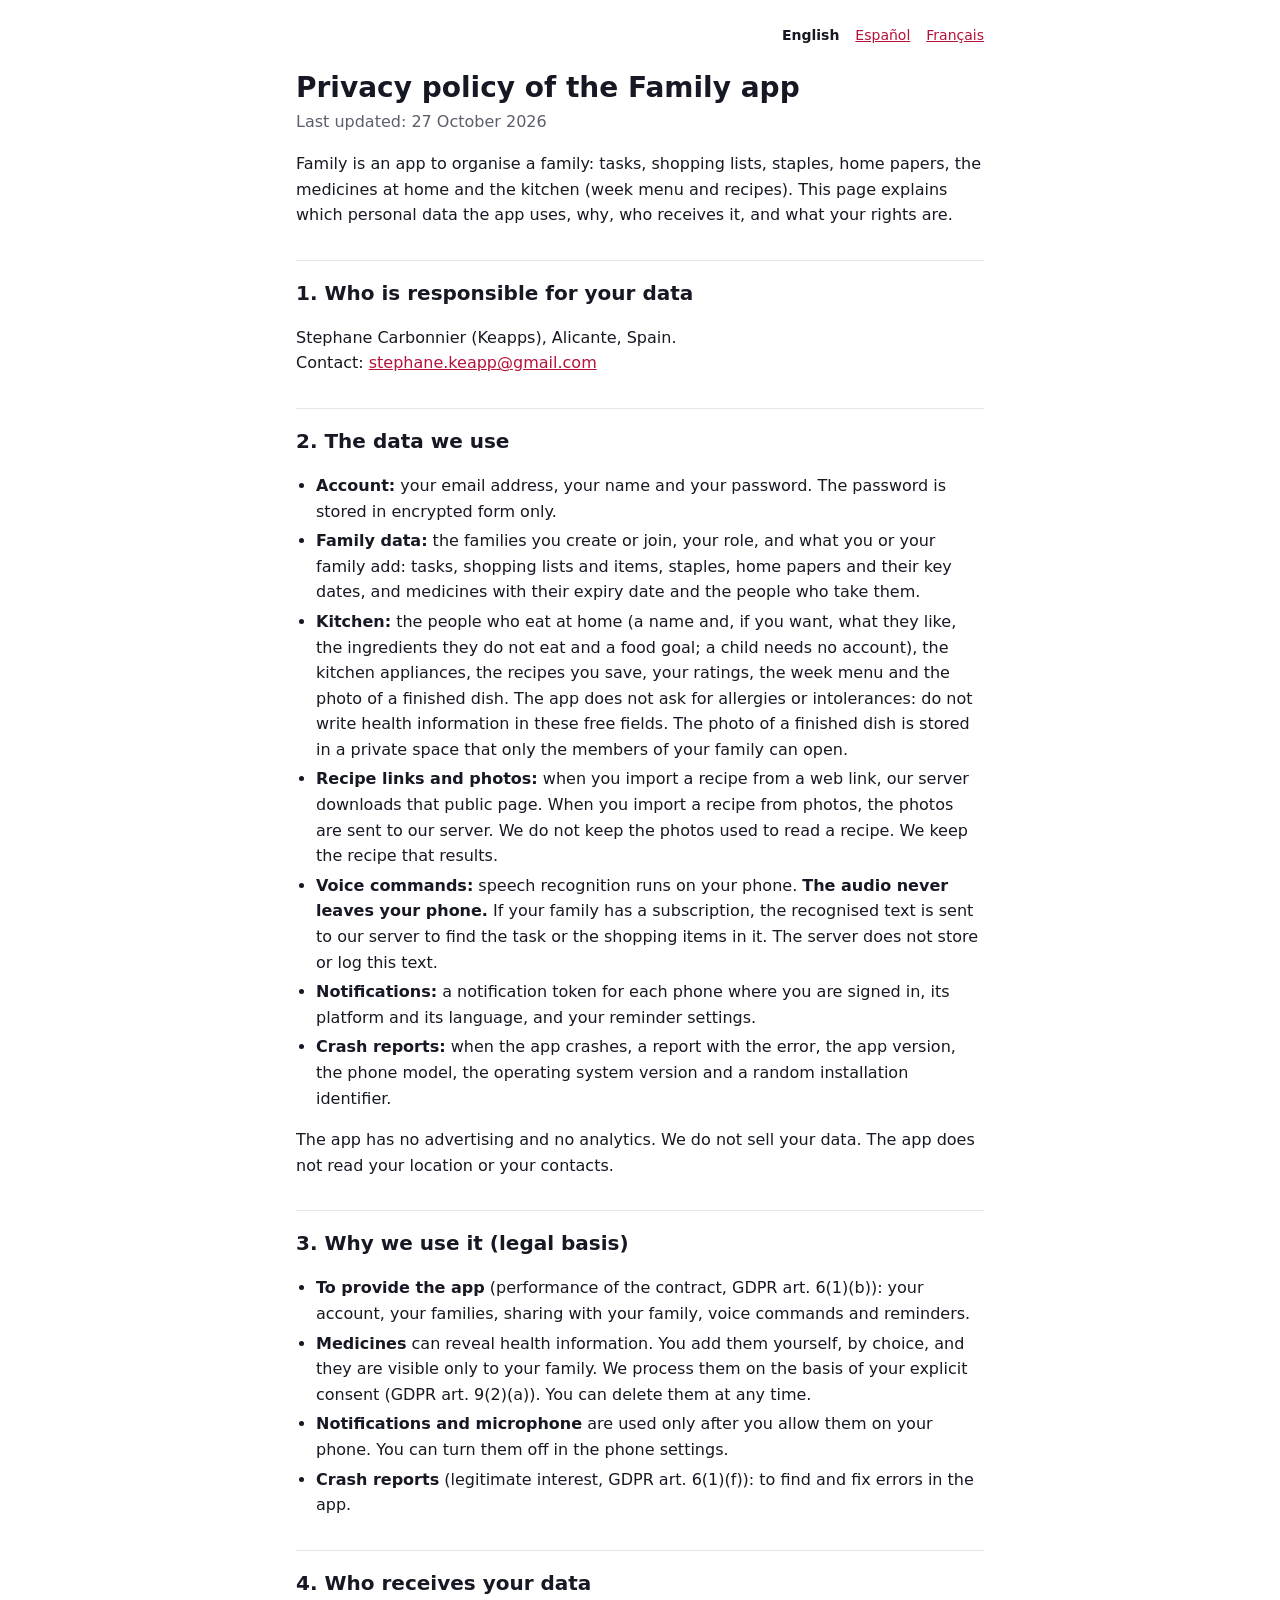
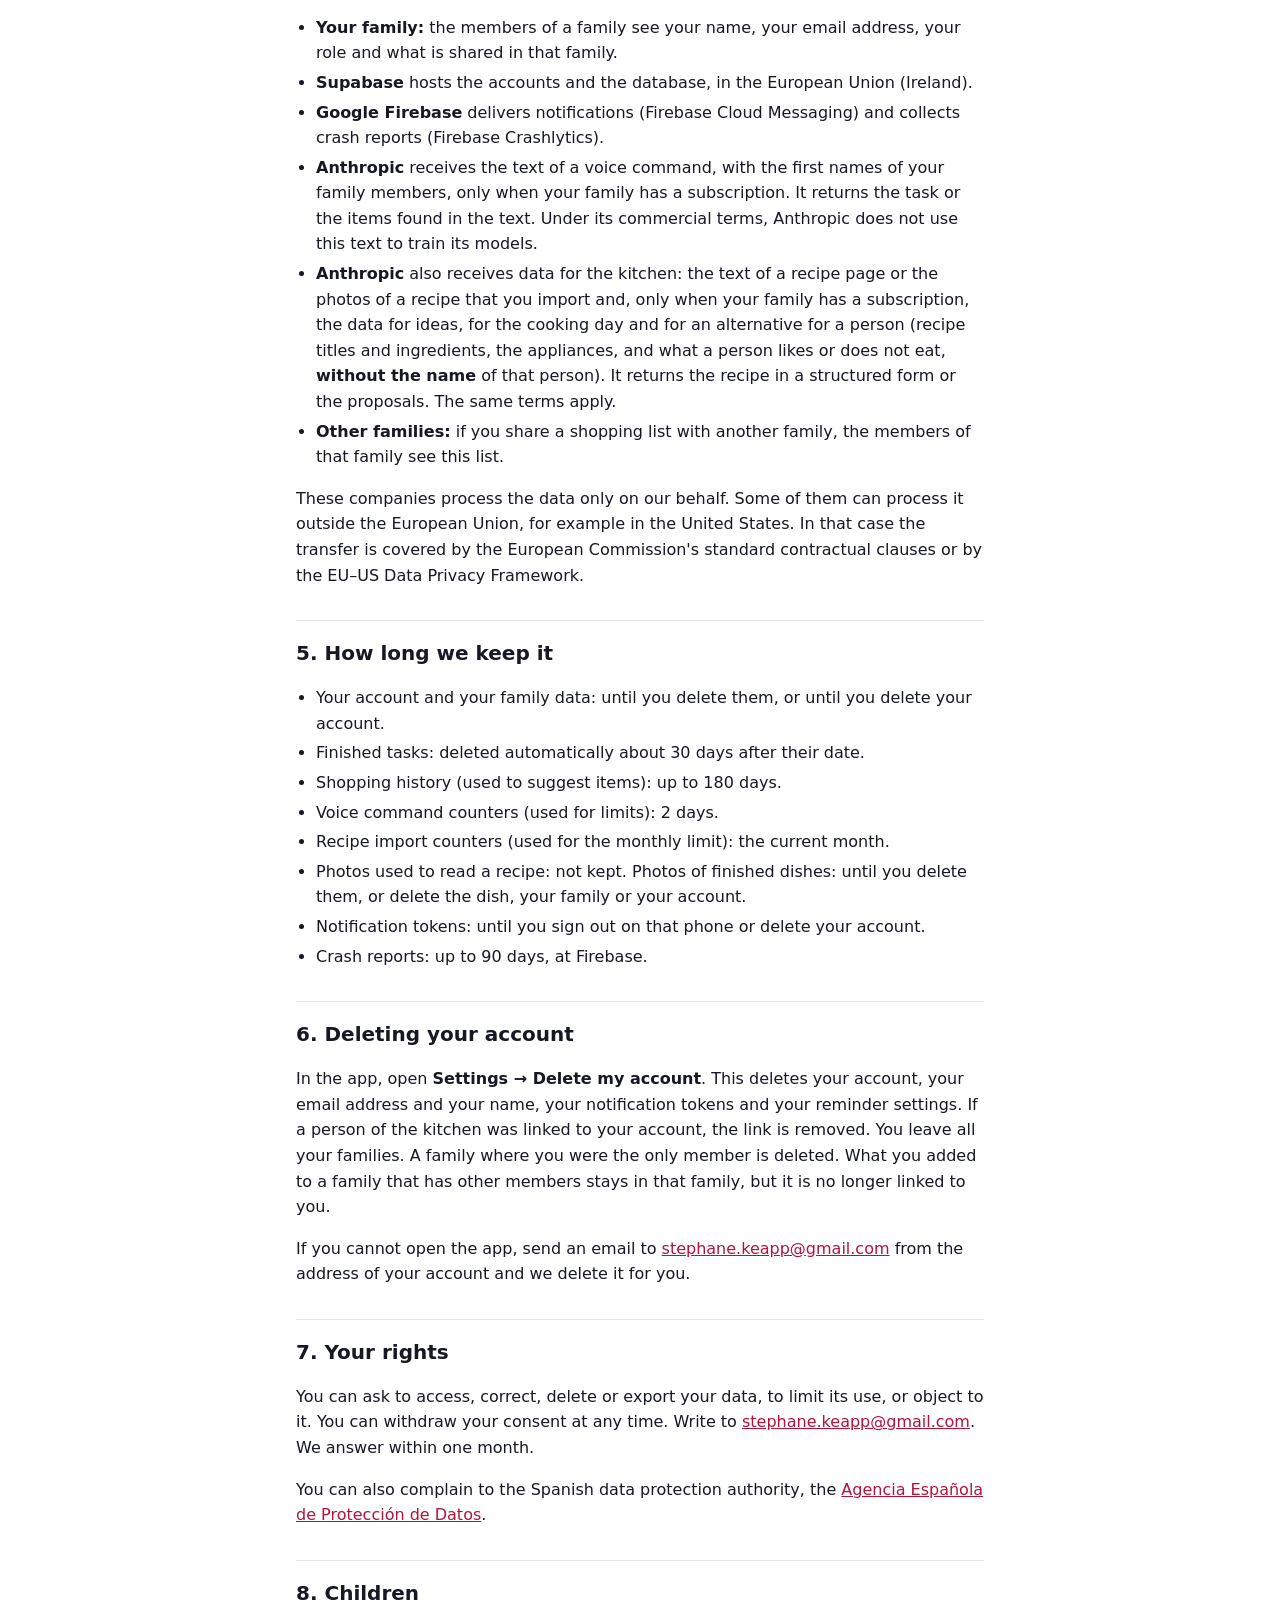
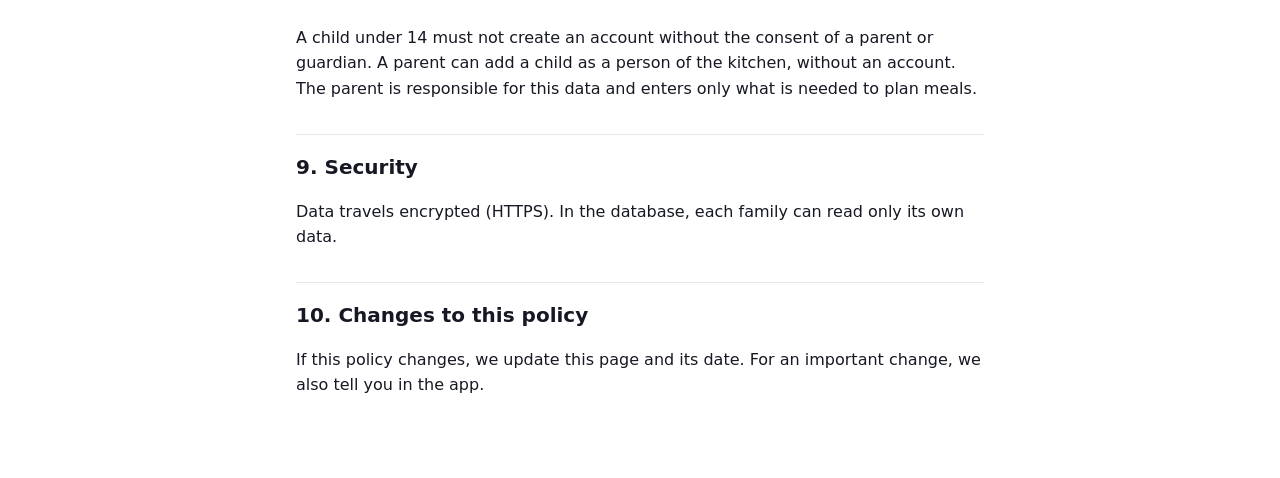
<file: index.html>
<!doctype html>
<html lang="en">
<head>
  <meta charset="utf-8">
  <meta name="viewport" content="width=device-width, initial-scale=1">
  <title>Family – Privacy policy</title>
  <link rel="stylesheet" href="style.css">
</head>
<body>
<main>
  <nav class="lang" aria-label="Language">
    <a href="./" aria-current="page">English</a>
    <a href="es/" hreflang="es">Español</a>
    <a href="fr/" hreflang="fr">Français</a>
  </nav>

  <h1>Privacy policy of the Family app</h1>
  <p class="updated">Last updated: 27 October 2026</p>

  <p>Family is an app to organise a family: tasks, shopping lists, staples, home papers, the medicines at home and the kitchen (week menu and recipes). This page explains which personal data the app uses, why, who receives it, and what your rights are.</p>

  <h2>1. Who is responsible for your data</h2>
  <p>Stephane Carbonnier (Keapps), Alicante, Spain.<br>
  Contact: <a href="mailto:stephane.keapp@gmail.com">stephane.keapp@gmail.com</a></p>

  <h2>2. The data we use</h2>
  <ul>
    <li><strong>Account:</strong> your email address, your name and your password. The password is stored in encrypted form only.</li>
    <li><strong>Family data:</strong> the families you create or join, your role, and what you or your family add: tasks, shopping lists and items, staples, home papers and their key dates, and medicines with their expiry date and the people who take them.</li>
    <li><strong>Kitchen:</strong> the people who eat at home (a name and, if you want, what they like, the ingredients they do not eat and a food goal; a child needs no account), the kitchen appliances, the recipes you save, your ratings, the week menu and the photo of a finished dish. The app does not ask for allergies or intolerances: do not write health information in these free fields. The photo of a finished dish is stored in a private space that only the members of your family can open.</li>
    <li><strong>Recipe links and photos:</strong> when you import a recipe from a web link, our server downloads that public page. When you import a recipe from photos, the photos are sent to our server. We do not keep the photos used to read a recipe. We keep the recipe that results.</li>
    <li><strong>Voice commands:</strong> speech recognition runs on your phone. <strong>The audio never leaves your phone.</strong> If your family has a subscription, the recognised text is sent to our server to find the task or the shopping items in it. The server does not store or log this text.</li>
    <li><strong>Notifications:</strong> a notification token for each phone where you are signed in, its platform and its language, and your reminder settings.</li>
    <li><strong>Crash reports:</strong> when the app crashes, a report with the error, the app version, the phone model, the operating system version and a random installation identifier.</li>
  </ul>
  <p>The app has no advertising and no analytics. We do not sell your data. The app does not read your location or your contacts.</p>

  <h2>3. Why we use it (legal basis)</h2>
  <ul>
    <li><strong>To provide the app</strong> (performance of the contract, GDPR art. 6(1)(b)): your account, your families, sharing with your family, voice commands and reminders.</li>
    <li><strong>Medicines</strong> can reveal health information. You add them yourself, by choice, and they are visible only to your family. We process them on the basis of your explicit consent (GDPR art. 9(2)(a)). You can delete them at any time.</li>
    <li><strong>Notifications and microphone</strong> are used only after you allow them on your phone. You can turn them off in the phone settings.</li>
    <li><strong>Crash reports</strong> (legitimate interest, GDPR art. 6(1)(f)): to find and fix errors in the app.</li>
  </ul>

  <h2>4. Who receives your data</h2>
  <ul>
    <li><strong>Your family:</strong> the members of a family see your name, your email address, your role and what is shared in that family.</li>
    <li><strong>Supabase</strong> hosts the accounts and the database, in the European Union (Ireland).</li>
    <li><strong>Google Firebase</strong> delivers notifications (Firebase Cloud Messaging) and collects crash reports (Firebase Crashlytics).</li>
    <li><strong>Anthropic</strong> receives the text of a voice command, with the first names of your family members, only when your family has a subscription. It returns the task or the items found in the text. Under its commercial terms, Anthropic does not use this text to train its models.</li>
    <li><strong>Anthropic</strong> also receives data for the kitchen: the text of a recipe page or the photos of a recipe that you import and, only when your family has a subscription, the data for ideas, for the cooking day and for an alternative for a person (recipe titles and ingredients, the appliances, and what a person likes or does not eat, <strong>without the name</strong> of that person). It returns the recipe in a structured form or the proposals. The same terms apply.</li>
    <li><strong>Other families:</strong> if you share a shopping list with another family, the members of that family see this list.</li>
  </ul>
  <p>These companies process the data only on our behalf. Some of them can process it outside the European Union, for example in the United States. In that case the transfer is covered by the European Commission's standard contractual clauses or by the EU–US Data Privacy Framework.</p>

  <h2>5. How long we keep it</h2>
  <ul>
    <li>Your account and your family data: until you delete them, or until you delete your account.</li>
    <li>Finished tasks: deleted automatically about 30 days after their date.</li>
    <li>Shopping history (used to suggest items): up to 180 days.</li>
    <li>Voice command counters (used for limits): 2 days.</li>
    <li>Recipe import counters (used for the monthly limit): the current month.</li>
    <li>Photos used to read a recipe: not kept. Photos of finished dishes: until you delete them, or delete the dish, your family or your account.</li>
    <li>Notification tokens: until you sign out on that phone or delete your account.</li>
    <li>Crash reports: up to 90 days, at Firebase.</li>
  </ul>

  <h2>6. Deleting your account</h2>
  <p>In the app, open <strong>Settings → Delete my account</strong>. This deletes your account, your email address and your name, your notification tokens and your reminder settings. If a person of the kitchen was linked to your account, the link is removed. You leave all your families. A family where you were the only member is deleted. What you added to a family that has other members stays in that family, but it is no longer linked to you.</p>
  <p>If you cannot open the app, send an email to <a href="mailto:stephane.keapp@gmail.com">stephane.keapp@gmail.com</a> from the address of your account and we delete it for you.</p>

  <h2>7. Your rights</h2>
  <p>You can ask to access, correct, delete or export your data, to limit its use, or object to it. You can withdraw your consent at any time. Write to <a href="mailto:stephane.keapp@gmail.com">stephane.keapp@gmail.com</a>. We answer within one month.</p>
  <p>You can also complain to the Spanish data protection authority, the <a href="https://www.aepd.es">Agencia Española de Protección de Datos</a>.</p>

  <h2>8. Children</h2>
  <p>A child under 14 must not create an account without the consent of a parent or guardian. A parent can add a child as a person of the kitchen, without an account. The parent is responsible for this data and enters only what is needed to plan meals.</p>

  <h2>9. Security</h2>
  <p>Data travels encrypted (HTTPS). In the database, each family can read only its own data.</p>

  <h2>10. Changes to this policy</h2>
  <p>If this policy changes, we update this page and its date. For an important change, we also tell you in the app.</p>
</main>
</body>
</html>
</file>
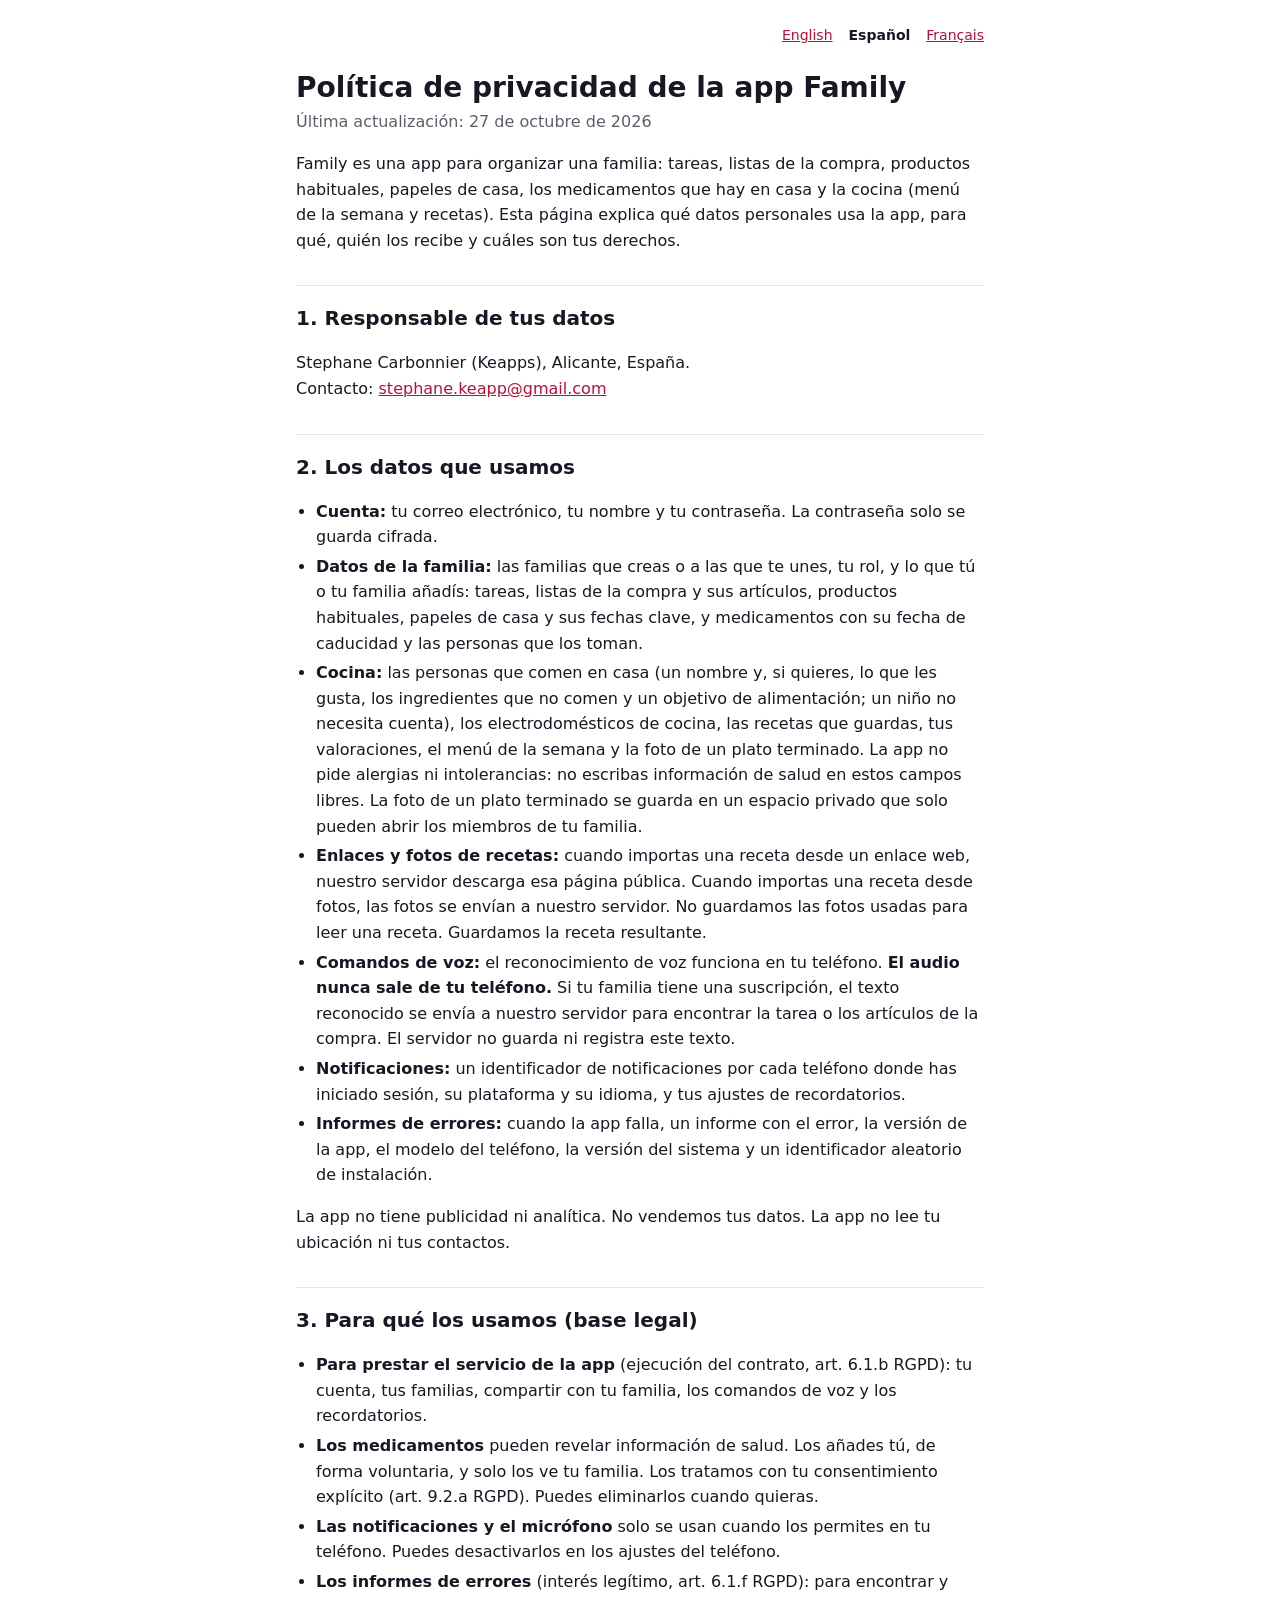
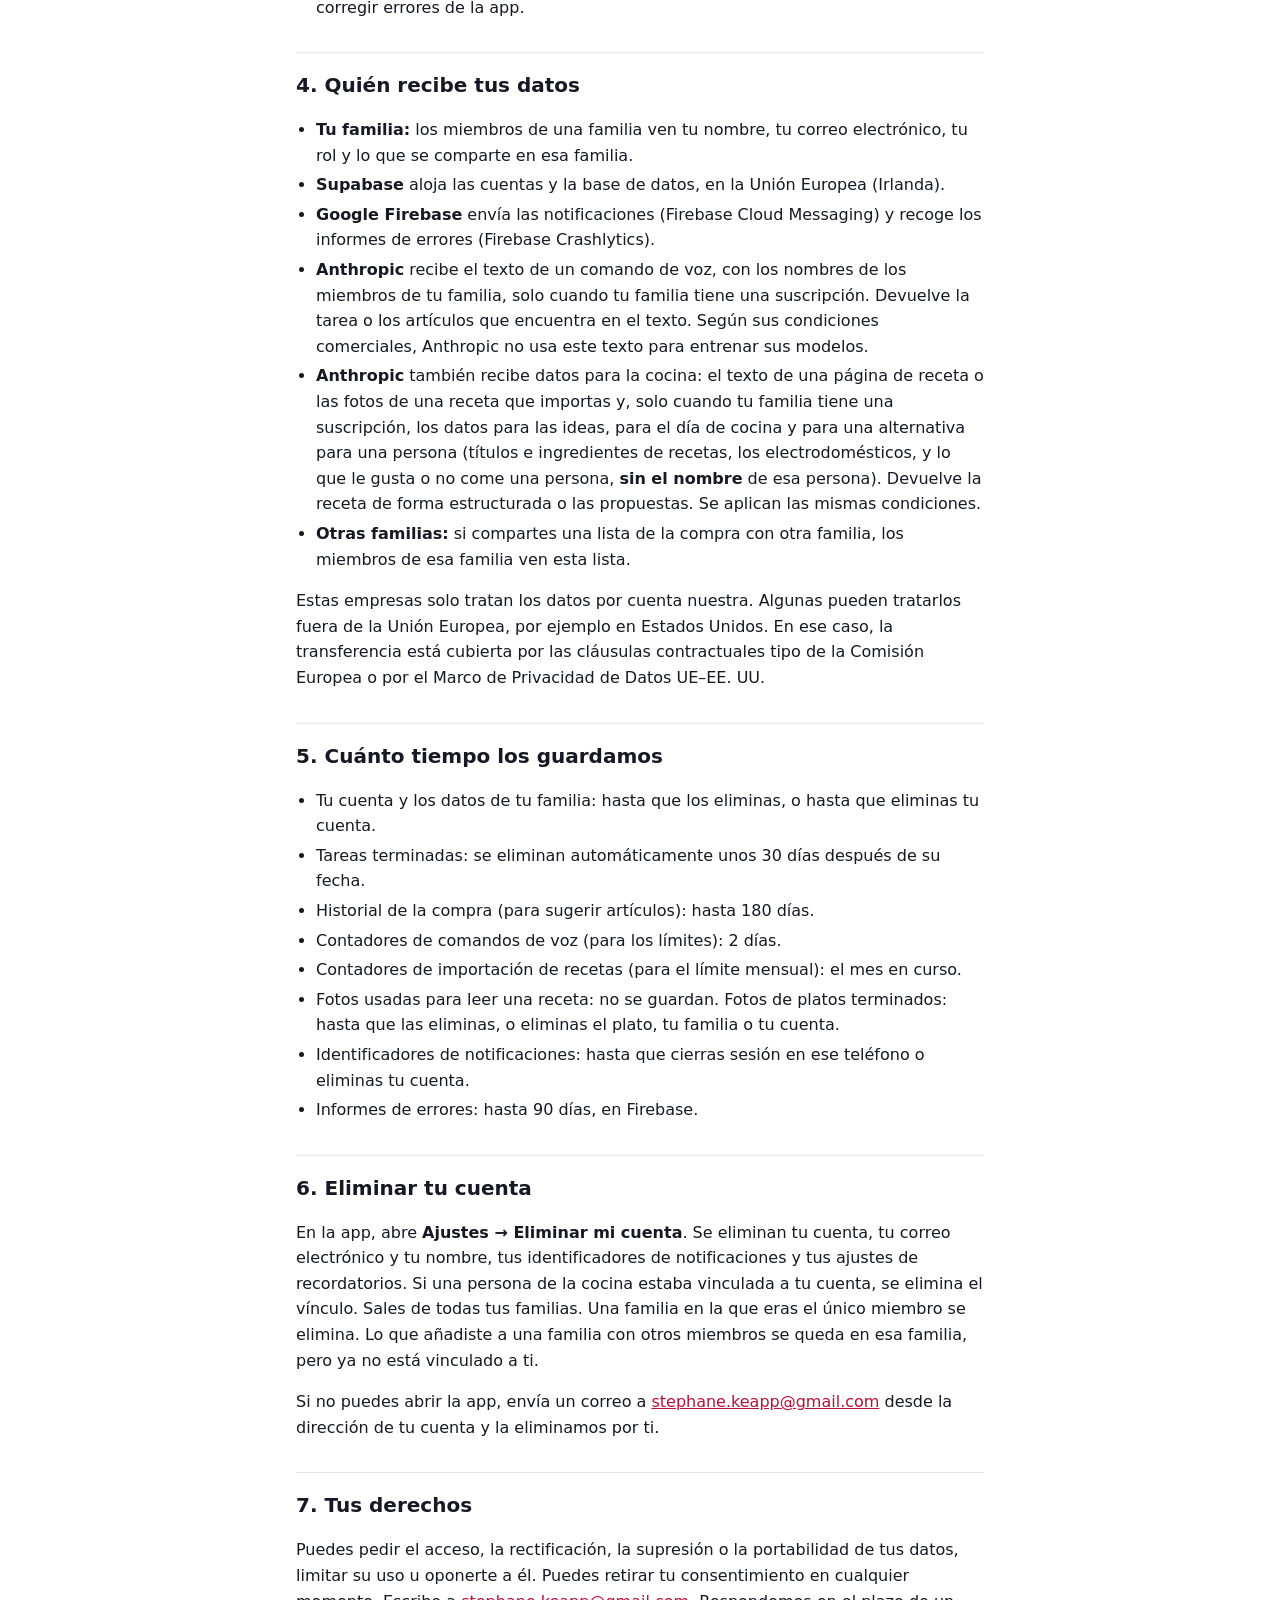
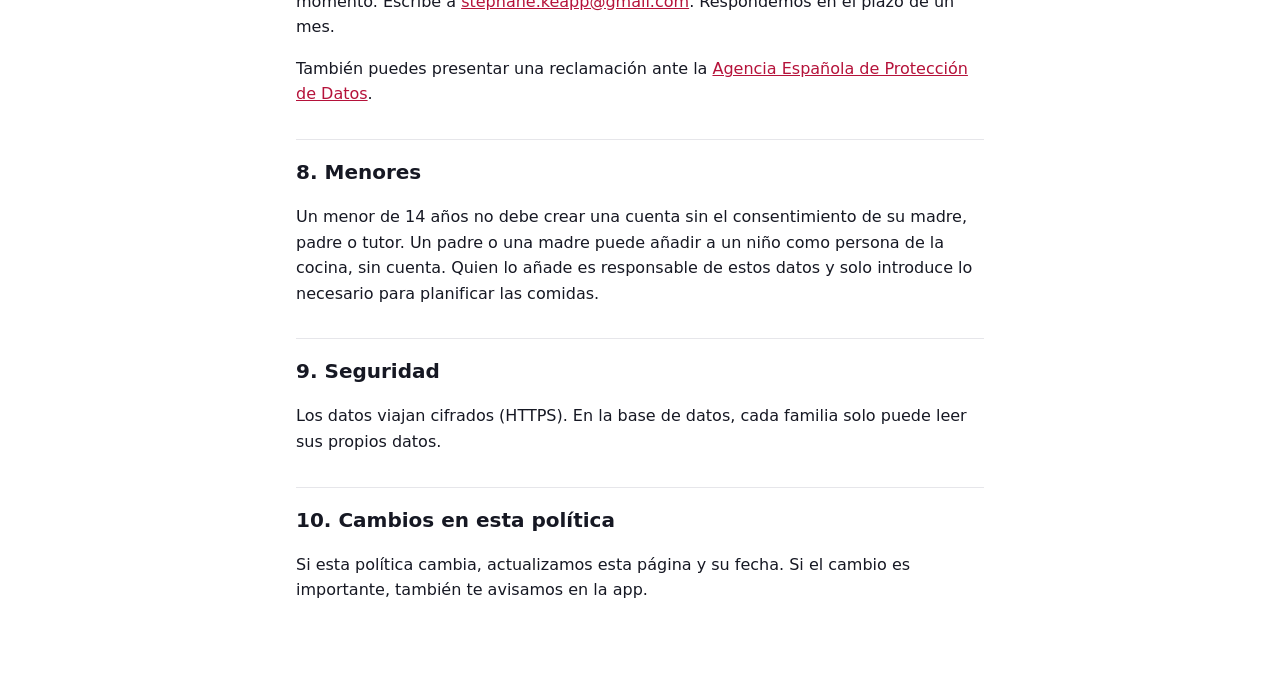
<file: es/index.html>
<!doctype html>
<html lang="es">
<head>
  <meta charset="utf-8">
  <meta name="viewport" content="width=device-width, initial-scale=1">
  <title>Family – Política de privacidad</title>
  <link rel="stylesheet" href="../style.css">
</head>
<body>
<main>
  <nav class="lang" aria-label="Idioma">
    <a href="../" hreflang="en">English</a>
    <a href="./" aria-current="page">Español</a>
    <a href="../fr/" hreflang="fr">Français</a>
  </nav>

  <h1>Política de privacidad de la app Family</h1>
  <p class="updated">Última actualización: 27 de octubre de 2026</p>

  <p>Family es una app para organizar una familia: tareas, listas de la compra, productos habituales, papeles de casa, los medicamentos que hay en casa y la cocina (menú de la semana y recetas). Esta página explica qué datos personales usa la app, para qué, quién los recibe y cuáles son tus derechos.</p>

  <h2>1. Responsable de tus datos</h2>
  <p>Stephane Carbonnier (Keapps), Alicante, España.<br>
  Contacto: <a href="mailto:stephane.keapp@gmail.com">stephane.keapp@gmail.com</a></p>

  <h2>2. Los datos que usamos</h2>
  <ul>
    <li><strong>Cuenta:</strong> tu correo electrónico, tu nombre y tu contraseña. La contraseña solo se guarda cifrada.</li>
    <li><strong>Datos de la familia:</strong> las familias que creas o a las que te unes, tu rol, y lo que tú o tu familia añadís: tareas, listas de la compra y sus artículos, productos habituales, papeles de casa y sus fechas clave, y medicamentos con su fecha de caducidad y las personas que los toman.</li>
    <li><strong>Cocina:</strong> las personas que comen en casa (un nombre y, si quieres, lo que les gusta, los ingredientes que no comen y un objetivo de alimentación; un niño no necesita cuenta), los electrodomésticos de cocina, las recetas que guardas, tus valoraciones, el menú de la semana y la foto de un plato terminado. La app no pide alergias ni intolerancias: no escribas información de salud en estos campos libres. La foto de un plato terminado se guarda en un espacio privado que solo pueden abrir los miembros de tu familia.</li>
    <li><strong>Enlaces y fotos de recetas:</strong> cuando importas una receta desde un enlace web, nuestro servidor descarga esa página pública. Cuando importas una receta desde fotos, las fotos se envían a nuestro servidor. No guardamos las fotos usadas para leer una receta. Guardamos la receta resultante.</li>
    <li><strong>Comandos de voz:</strong> el reconocimiento de voz funciona en tu teléfono. <strong>El audio nunca sale de tu teléfono.</strong> Si tu familia tiene una suscripción, el texto reconocido se envía a nuestro servidor para encontrar la tarea o los artículos de la compra. El servidor no guarda ni registra este texto.</li>
    <li><strong>Notificaciones:</strong> un identificador de notificaciones por cada teléfono donde has iniciado sesión, su plataforma y su idioma, y tus ajustes de recordatorios.</li>
    <li><strong>Informes de errores:</strong> cuando la app falla, un informe con el error, la versión de la app, el modelo del teléfono, la versión del sistema y un identificador aleatorio de instalación.</li>
  </ul>
  <p>La app no tiene publicidad ni analítica. No vendemos tus datos. La app no lee tu ubicación ni tus contactos.</p>

  <h2>3. Para qué los usamos (base legal)</h2>
  <ul>
    <li><strong>Para prestar el servicio de la app</strong> (ejecución del contrato, art. 6.1.b RGPD): tu cuenta, tus familias, compartir con tu familia, los comandos de voz y los recordatorios.</li>
    <li><strong>Los medicamentos</strong> pueden revelar información de salud. Los añades tú, de forma voluntaria, y solo los ve tu familia. Los tratamos con tu consentimiento explícito (art. 9.2.a RGPD). Puedes eliminarlos cuando quieras.</li>
    <li><strong>Las notificaciones y el micrófono</strong> solo se usan cuando los permites en tu teléfono. Puedes desactivarlos en los ajustes del teléfono.</li>
    <li><strong>Los informes de errores</strong> (interés legítimo, art. 6.1.f RGPD): para encontrar y corregir errores de la app.</li>
  </ul>

  <h2>4. Quién recibe tus datos</h2>
  <ul>
    <li><strong>Tu familia:</strong> los miembros de una familia ven tu nombre, tu correo electrónico, tu rol y lo que se comparte en esa familia.</li>
    <li><strong>Supabase</strong> aloja las cuentas y la base de datos, en la Unión Europea (Irlanda).</li>
    <li><strong>Google Firebase</strong> envía las notificaciones (Firebase Cloud Messaging) y recoge los informes de errores (Firebase Crashlytics).</li>
    <li><strong>Anthropic</strong> recibe el texto de un comando de voz, con los nombres de los miembros de tu familia, solo cuando tu familia tiene una suscripción. Devuelve la tarea o los artículos que encuentra en el texto. Según sus condiciones comerciales, Anthropic no usa este texto para entrenar sus modelos.</li>
    <li><strong>Anthropic</strong> también recibe datos para la cocina: el texto de una página de receta o las fotos de una receta que importas y, solo cuando tu familia tiene una suscripción, los datos para las ideas, para el día de cocina y para una alternativa para una persona (títulos e ingredientes de recetas, los electrodomésticos, y lo que le gusta o no come una persona, <strong>sin el nombre</strong> de esa persona). Devuelve la receta de forma estructurada o las propuestas. Se aplican las mismas condiciones.</li>
    <li><strong>Otras familias:</strong> si compartes una lista de la compra con otra familia, los miembros de esa familia ven esta lista.</li>
  </ul>
  <p>Estas empresas solo tratan los datos por cuenta nuestra. Algunas pueden tratarlos fuera de la Unión Europea, por ejemplo en Estados Unidos. En ese caso, la transferencia está cubierta por las cláusulas contractuales tipo de la Comisión Europea o por el Marco de Privacidad de Datos UE–EE. UU.</p>

  <h2>5. Cuánto tiempo los guardamos</h2>
  <ul>
    <li>Tu cuenta y los datos de tu familia: hasta que los eliminas, o hasta que eliminas tu cuenta.</li>
    <li>Tareas terminadas: se eliminan automáticamente unos 30 días después de su fecha.</li>
    <li>Historial de la compra (para sugerir artículos): hasta 180 días.</li>
    <li>Contadores de comandos de voz (para los límites): 2 días.</li>
    <li>Contadores de importación de recetas (para el límite mensual): el mes en curso.</li>
    <li>Fotos usadas para leer una receta: no se guardan. Fotos de platos terminados: hasta que las eliminas, o eliminas el plato, tu familia o tu cuenta.</li>
    <li>Identificadores de notificaciones: hasta que cierras sesión en ese teléfono o eliminas tu cuenta.</li>
    <li>Informes de errores: hasta 90 días, en Firebase.</li>
  </ul>

  <h2>6. Eliminar tu cuenta</h2>
  <p>En la app, abre <strong>Ajustes → Eliminar mi cuenta</strong>. Se eliminan tu cuenta, tu correo electrónico y tu nombre, tus identificadores de notificaciones y tus ajustes de recordatorios. Si una persona de la cocina estaba vinculada a tu cuenta, se elimina el vínculo. Sales de todas tus familias. Una familia en la que eras el único miembro se elimina. Lo que añadiste a una familia con otros miembros se queda en esa familia, pero ya no está vinculado a ti.</p>
  <p>Si no puedes abrir la app, envía un correo a <a href="mailto:stephane.keapp@gmail.com">stephane.keapp@gmail.com</a> desde la dirección de tu cuenta y la eliminamos por ti.</p>

  <h2>7. Tus derechos</h2>
  <p>Puedes pedir el acceso, la rectificación, la supresión o la portabilidad de tus datos, limitar su uso u oponerte a él. Puedes retirar tu consentimiento en cualquier momento. Escribe a <a href="mailto:stephane.keapp@gmail.com">stephane.keapp@gmail.com</a>. Respondemos en el plazo de un mes.</p>
  <p>También puedes presentar una reclamación ante la <a href="https://www.aepd.es">Agencia Española de Protección de Datos</a>.</p>

  <h2>8. Menores</h2>
  <p>Un menor de 14 años no debe crear una cuenta sin el consentimiento de su madre, padre o tutor. Un padre o una madre puede añadir a un niño como persona de la cocina, sin cuenta. Quien lo añade es responsable de estos datos y solo introduce lo necesario para planificar las comidas.</p>

  <h2>9. Seguridad</h2>
  <p>Los datos viajan cifrados (HTTPS). En la base de datos, cada familia solo puede leer sus propios datos.</p>

  <h2>10. Cambios en esta política</h2>
  <p>Si esta política cambia, actualizamos esta página y su fecha. Si el cambio es importante, también te avisamos en la app.</p>
</main>
</body>
</html>
</file>
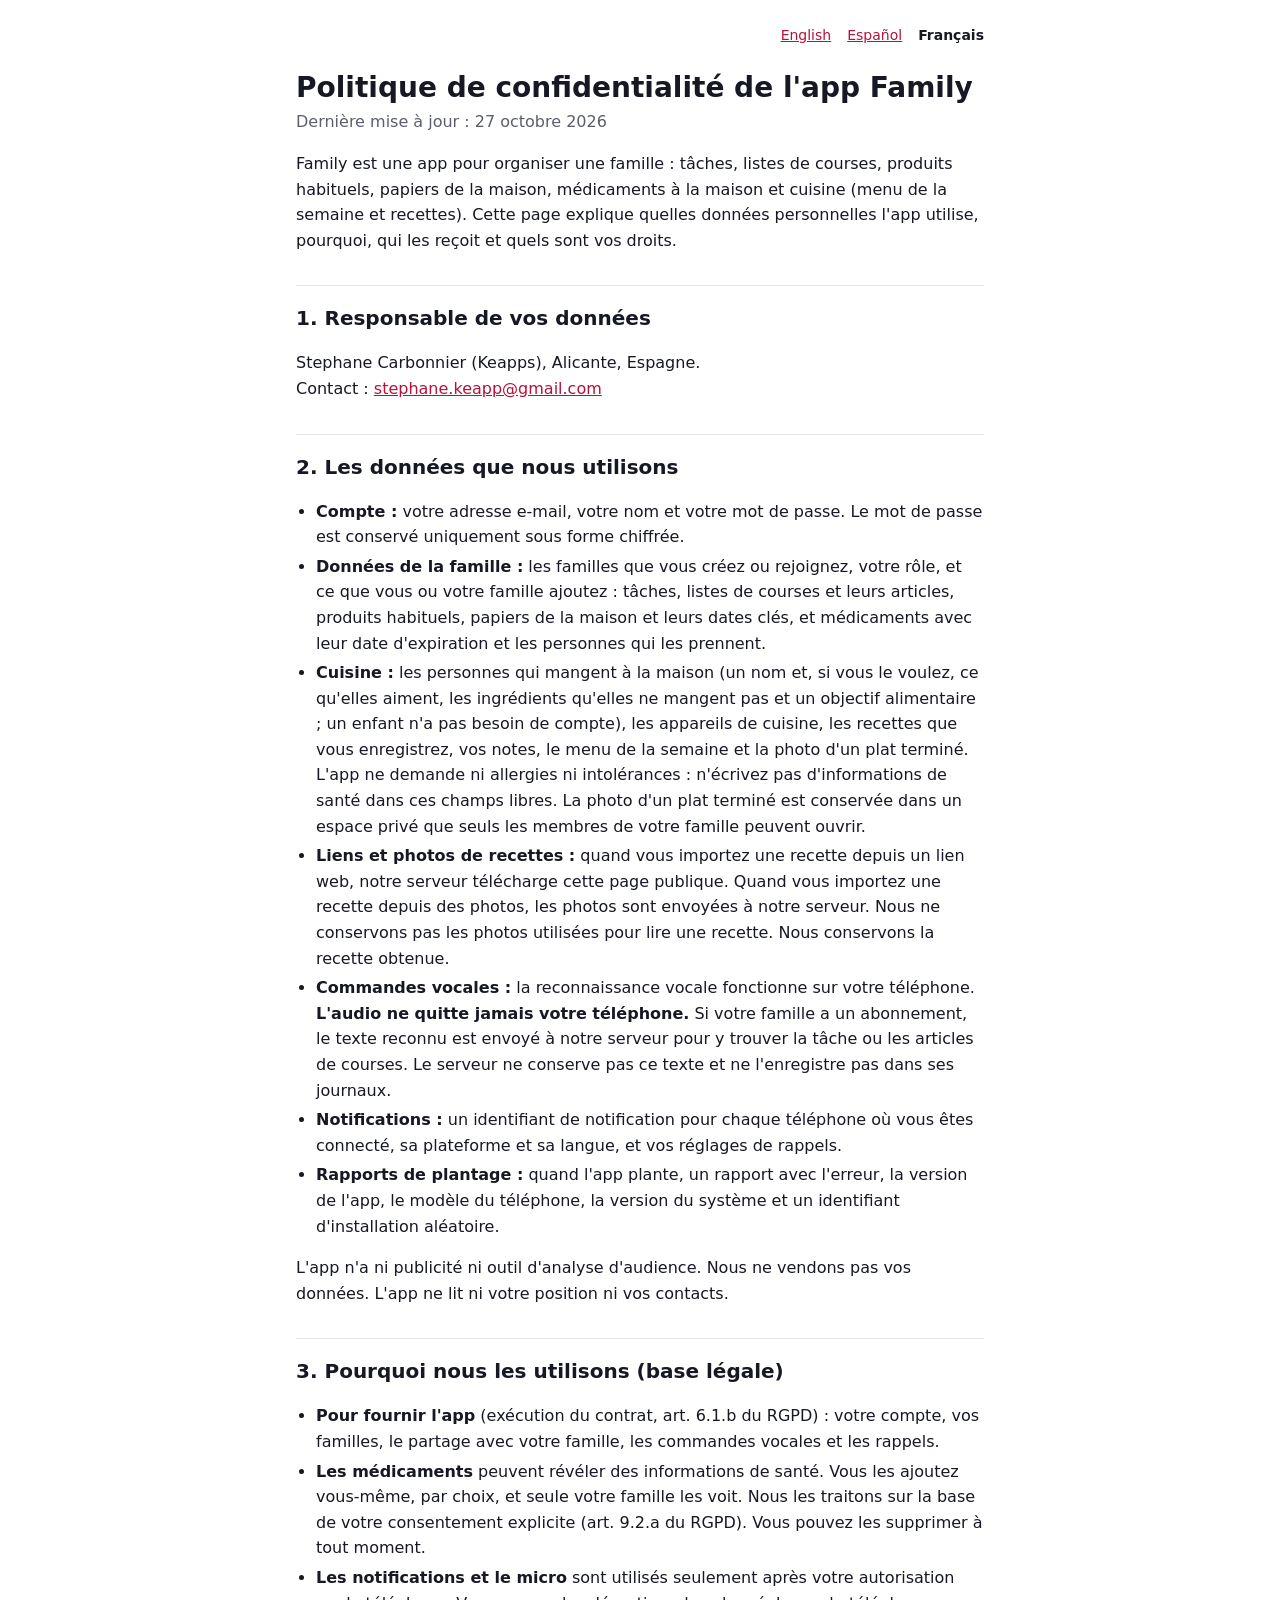
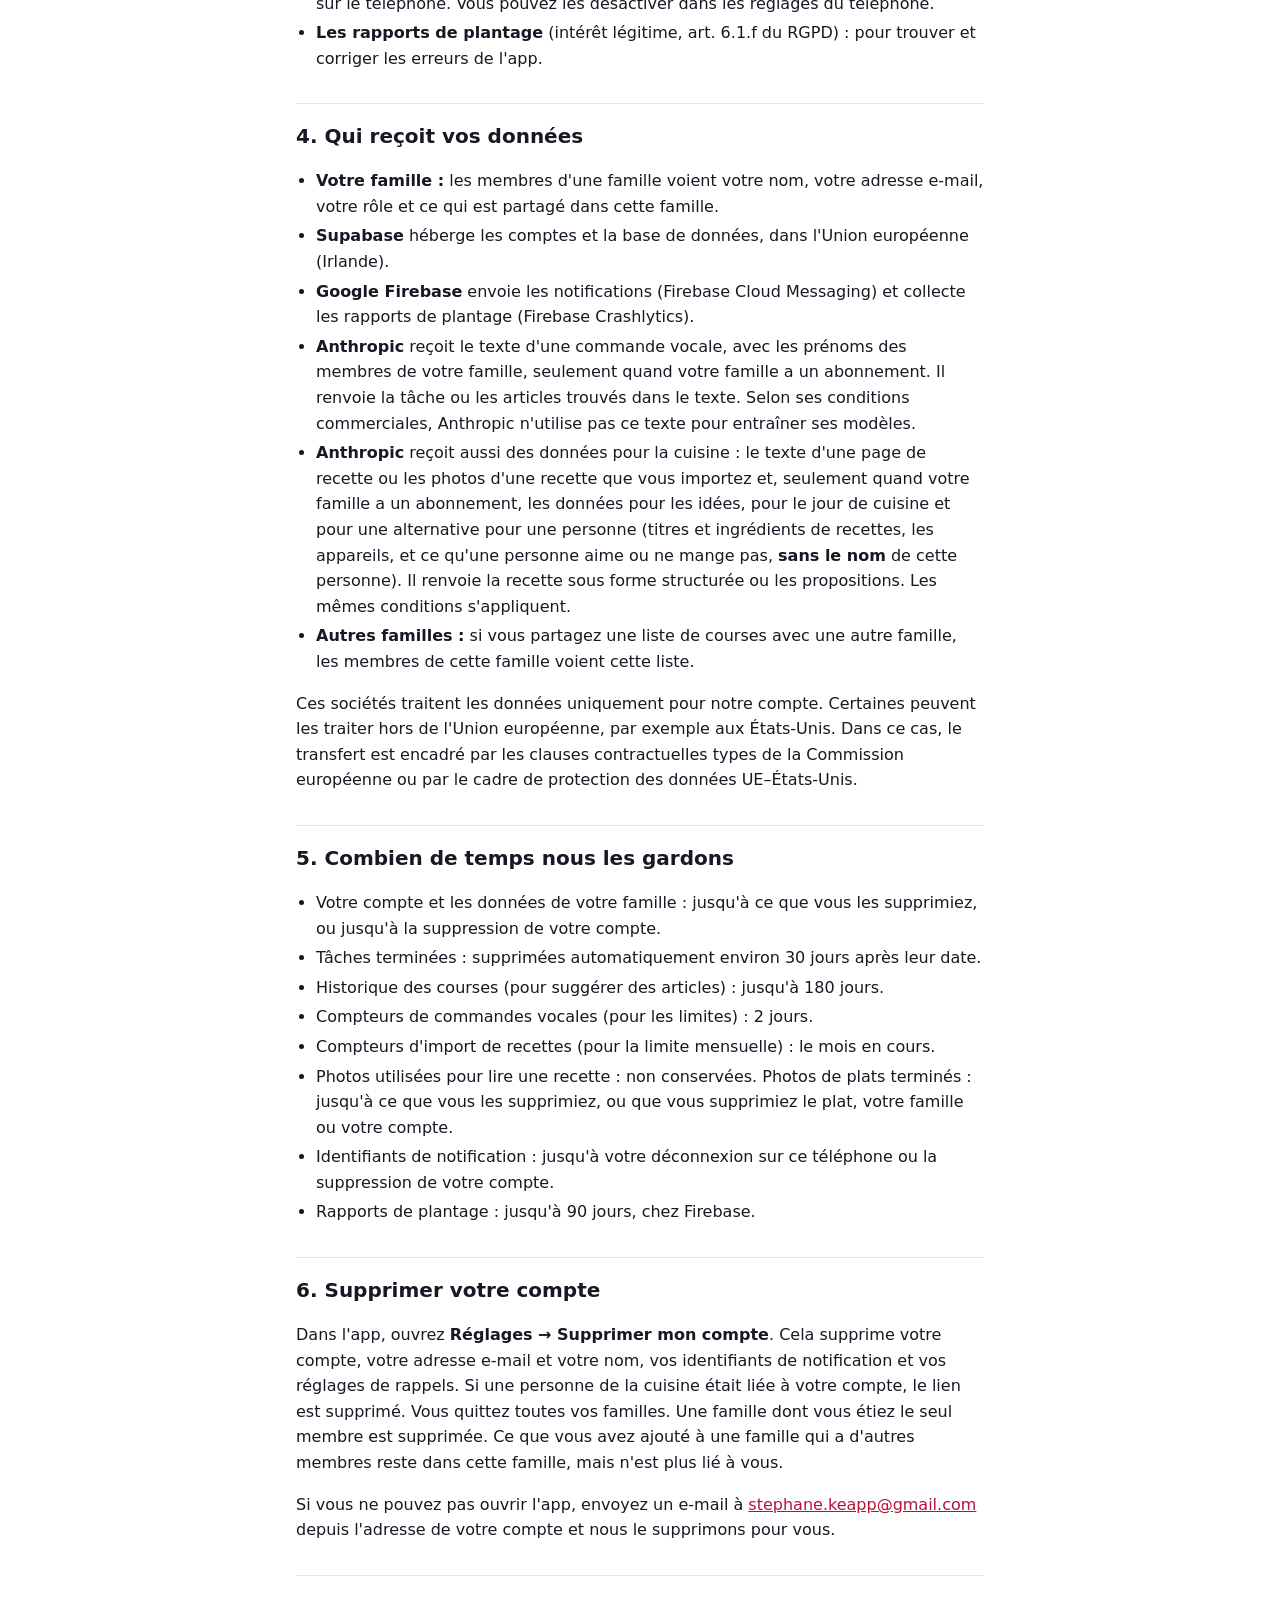
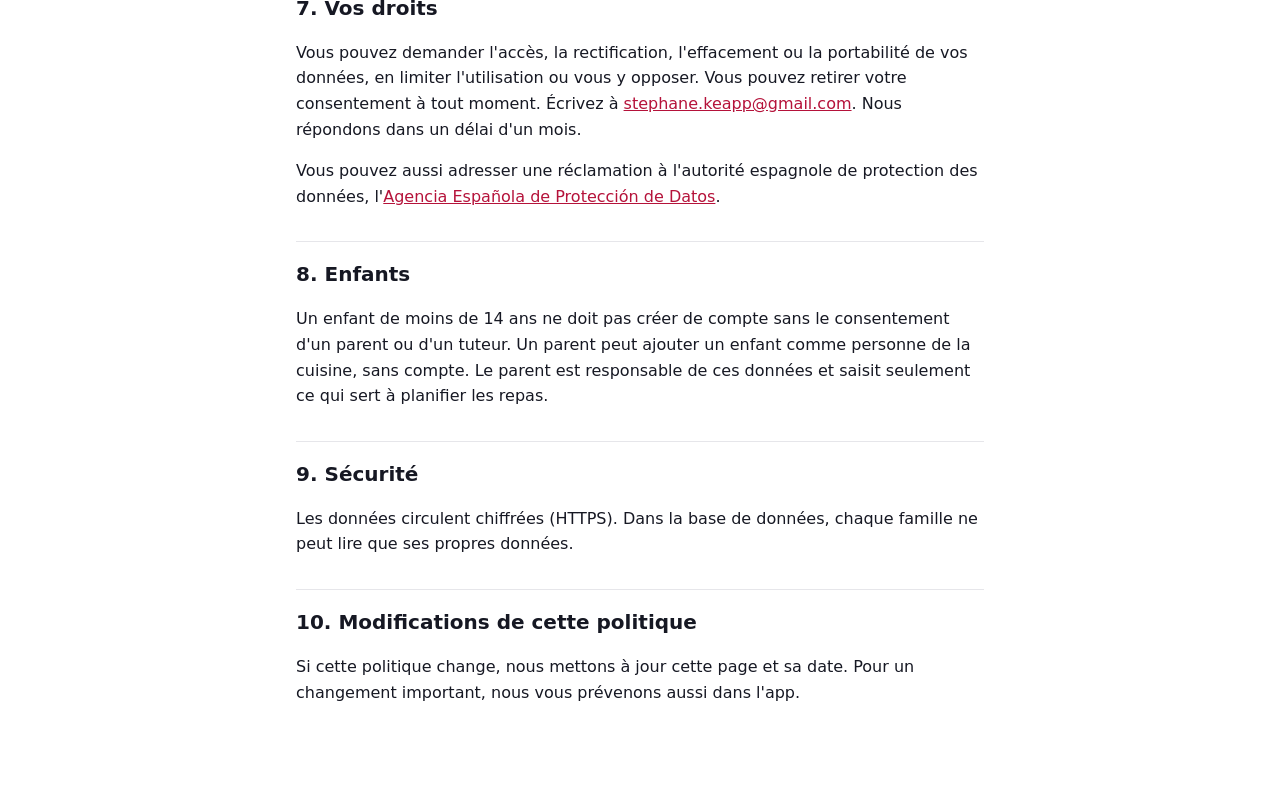
<file: fr/index.html>
<!doctype html>
<html lang="fr">
<head>
  <meta charset="utf-8">
  <meta name="viewport" content="width=device-width, initial-scale=1">
  <title>Family – Politique de confidentialité</title>
  <link rel="stylesheet" href="../style.css">
</head>
<body>
<main>
  <nav class="lang" aria-label="Langue">
    <a href="../" hreflang="en">English</a>
    <a href="../es/" hreflang="es">Español</a>
    <a href="./" aria-current="page">Français</a>
  </nav>

  <h1>Politique de confidentialité de l'app Family</h1>
  <p class="updated">Dernière mise à jour : 27 octobre 2026</p>

  <p>Family est une app pour organiser une famille : tâches, listes de courses, produits habituels, papiers de la maison, médicaments à la maison et cuisine (menu de la semaine et recettes). Cette page explique quelles données personnelles l'app utilise, pourquoi, qui les reçoit et quels sont vos droits.</p>

  <h2>1. Responsable de vos données</h2>
  <p>Stephane Carbonnier (Keapps), Alicante, Espagne.<br>
  Contact : <a href="mailto:stephane.keapp@gmail.com">stephane.keapp@gmail.com</a></p>

  <h2>2. Les données que nous utilisons</h2>
  <ul>
    <li><strong>Compte :</strong> votre adresse e-mail, votre nom et votre mot de passe. Le mot de passe est conservé uniquement sous forme chiffrée.</li>
    <li><strong>Données de la famille :</strong> les familles que vous créez ou rejoignez, votre rôle, et ce que vous ou votre famille ajoutez : tâches, listes de courses et leurs articles, produits habituels, papiers de la maison et leurs dates clés, et médicaments avec leur date d'expiration et les personnes qui les prennent.</li>
    <li><strong>Cuisine :</strong> les personnes qui mangent à la maison (un nom et, si vous le voulez, ce qu'elles aiment, les ingrédients qu'elles ne mangent pas et un objectif alimentaire ; un enfant n'a pas besoin de compte), les appareils de cuisine, les recettes que vous enregistrez, vos notes, le menu de la semaine et la photo d'un plat terminé. L'app ne demande ni allergies ni intolérances : n'écrivez pas d'informations de santé dans ces champs libres. La photo d'un plat terminé est conservée dans un espace privé que seuls les membres de votre famille peuvent ouvrir.</li>
    <li><strong>Liens et photos de recettes :</strong> quand vous importez une recette depuis un lien web, notre serveur télécharge cette page publique. Quand vous importez une recette depuis des photos, les photos sont envoyées à notre serveur. Nous ne conservons pas les photos utilisées pour lire une recette. Nous conservons la recette obtenue.</li>
    <li><strong>Commandes vocales :</strong> la reconnaissance vocale fonctionne sur votre téléphone. <strong>L'audio ne quitte jamais votre téléphone.</strong> Si votre famille a un abonnement, le texte reconnu est envoyé à notre serveur pour y trouver la tâche ou les articles de courses. Le serveur ne conserve pas ce texte et ne l'enregistre pas dans ses journaux.</li>
    <li><strong>Notifications :</strong> un identifiant de notification pour chaque téléphone où vous êtes connecté, sa plateforme et sa langue, et vos réglages de rappels.</li>
    <li><strong>Rapports de plantage :</strong> quand l'app plante, un rapport avec l'erreur, la version de l'app, le modèle du téléphone, la version du système et un identifiant d'installation aléatoire.</li>
  </ul>
  <p>L'app n'a ni publicité ni outil d'analyse d'audience. Nous ne vendons pas vos données. L'app ne lit ni votre position ni vos contacts.</p>

  <h2>3. Pourquoi nous les utilisons (base légale)</h2>
  <ul>
    <li><strong>Pour fournir l'app</strong> (exécution du contrat, art. 6.1.b du RGPD) : votre compte, vos familles, le partage avec votre famille, les commandes vocales et les rappels.</li>
    <li><strong>Les médicaments</strong> peuvent révéler des informations de santé. Vous les ajoutez vous-même, par choix, et seule votre famille les voit. Nous les traitons sur la base de votre consentement explicite (art. 9.2.a du RGPD). Vous pouvez les supprimer à tout moment.</li>
    <li><strong>Les notifications et le micro</strong> sont utilisés seulement après votre autorisation sur le téléphone. Vous pouvez les désactiver dans les réglages du téléphone.</li>
    <li><strong>Les rapports de plantage</strong> (intérêt légitime, art. 6.1.f du RGPD) : pour trouver et corriger les erreurs de l'app.</li>
  </ul>

  <h2>4. Qui reçoit vos données</h2>
  <ul>
    <li><strong>Votre famille :</strong> les membres d'une famille voient votre nom, votre adresse e-mail, votre rôle et ce qui est partagé dans cette famille.</li>
    <li><strong>Supabase</strong> héberge les comptes et la base de données, dans l'Union européenne (Irlande).</li>
    <li><strong>Google Firebase</strong> envoie les notifications (Firebase Cloud Messaging) et collecte les rapports de plantage (Firebase Crashlytics).</li>
    <li><strong>Anthropic</strong> reçoit le texte d'une commande vocale, avec les prénoms des membres de votre famille, seulement quand votre famille a un abonnement. Il renvoie la tâche ou les articles trouvés dans le texte. Selon ses conditions commerciales, Anthropic n'utilise pas ce texte pour entraîner ses modèles.</li>
    <li><strong>Anthropic</strong> reçoit aussi des données pour la cuisine : le texte d'une page de recette ou les photos d'une recette que vous importez et, seulement quand votre famille a un abonnement, les données pour les idées, pour le jour de cuisine et pour une alternative pour une personne (titres et ingrédients de recettes, les appareils, et ce qu'une personne aime ou ne mange pas, <strong>sans le nom</strong> de cette personne). Il renvoie la recette sous forme structurée ou les propositions. Les mêmes conditions s'appliquent.</li>
    <li><strong>Autres familles :</strong> si vous partagez une liste de courses avec une autre famille, les membres de cette famille voient cette liste.</li>
  </ul>
  <p>Ces sociétés traitent les données uniquement pour notre compte. Certaines peuvent les traiter hors de l'Union européenne, par exemple aux États-Unis. Dans ce cas, le transfert est encadré par les clauses contractuelles types de la Commission européenne ou par le cadre de protection des données UE–États-Unis.</p>

  <h2>5. Combien de temps nous les gardons</h2>
  <ul>
    <li>Votre compte et les données de votre famille : jusqu'à ce que vous les supprimiez, ou jusqu'à la suppression de votre compte.</li>
    <li>Tâches terminées : supprimées automatiquement environ 30 jours après leur date.</li>
    <li>Historique des courses (pour suggérer des articles) : jusqu'à 180 jours.</li>
    <li>Compteurs de commandes vocales (pour les limites) : 2 jours.</li>
    <li>Compteurs d'import de recettes (pour la limite mensuelle) : le mois en cours.</li>
    <li>Photos utilisées pour lire une recette : non conservées. Photos de plats terminés : jusqu'à ce que vous les supprimiez, ou que vous supprimiez le plat, votre famille ou votre compte.</li>
    <li>Identifiants de notification : jusqu'à votre déconnexion sur ce téléphone ou la suppression de votre compte.</li>
    <li>Rapports de plantage : jusqu'à 90 jours, chez Firebase.</li>
  </ul>

  <h2>6. Supprimer votre compte</h2>
  <p>Dans l'app, ouvrez <strong>Réglages → Supprimer mon compte</strong>. Cela supprime votre compte, votre adresse e-mail et votre nom, vos identifiants de notification et vos réglages de rappels. Si une personne de la cuisine était liée à votre compte, le lien est supprimé. Vous quittez toutes vos familles. Une famille dont vous étiez le seul membre est supprimée. Ce que vous avez ajouté à une famille qui a d'autres membres reste dans cette famille, mais n'est plus lié à vous.</p>
  <p>Si vous ne pouvez pas ouvrir l'app, envoyez un e-mail à <a href="mailto:stephane.keapp@gmail.com">stephane.keapp@gmail.com</a> depuis l'adresse de votre compte et nous le supprimons pour vous.</p>

  <h2>7. Vos droits</h2>
  <p>Vous pouvez demander l'accès, la rectification, l'effacement ou la portabilité de vos données, en limiter l'utilisation ou vous y opposer. Vous pouvez retirer votre consentement à tout moment. Écrivez à <a href="mailto:stephane.keapp@gmail.com">stephane.keapp@gmail.com</a>. Nous répondons dans un délai d'un mois.</p>
  <p>Vous pouvez aussi adresser une réclamation à l'autorité espagnole de protection des données, l'<a href="https://www.aepd.es">Agencia Española de Protección de Datos</a>.</p>

  <h2>8. Enfants</h2>
  <p>Un enfant de moins de 14 ans ne doit pas créer de compte sans le consentement d'un parent ou d'un tuteur. Un parent peut ajouter un enfant comme personne de la cuisine, sans compte. Le parent est responsable de ces données et saisit seulement ce qui sert à planifier les repas.</p>

  <h2>9. Sécurité</h2>
  <p>Les données circulent chiffrées (HTTPS). Dans la base de données, chaque famille ne peut lire que ses propres données.</p>

  <h2>10. Modifications de cette politique</h2>
  <p>Si cette politique change, nous mettons à jour cette page et sa date. Pour un changement important, nous vous prévenons aussi dans l'app.</p>
</main>
</body>
</html>
</file>
<file: style.css>
:root {
  --bg: #ffffff;
  --text: #161823;
  --muted: #5c5f6b;
  --accent: #b5123a;
  --rule: #e6e6ea;
  color-scheme: light dark;
}

@media (prefers-color-scheme: dark) {
  :root {
    --bg: #121212;
    --text: #f1f1f2;
    --muted: #a8aab3;
    --accent: #ff7a98;
    --rule: #2c2c30;
  }
}

* { box-sizing: border-box; }

body {
  margin: 0;
  background: var(--bg);
  color: var(--text);
  font: 16px/1.6 system-ui, -apple-system, "Segoe UI", Roboto, sans-serif;
}

main {
  max-width: 720px;
  margin: 0 auto;
  padding: 24px 16px 64px;
}

nav.lang {
  display: flex;
  gap: 16px;
  justify-content: flex-end;
  font-size: 14px;
}

nav.lang a[aria-current="page"] {
  font-weight: 700;
  color: var(--text);
  text-decoration: none;
}

h1 { font-size: 28px; line-height: 1.25; margin: 24px 0 4px; }
h2 { font-size: 20px; margin: 32px 0 8px; padding-top: 16px; border-top: 1px solid var(--rule); }
p.updated { color: var(--muted); margin-top: 0; }
a { color: var(--accent); }
ul { padding-left: 20px; }
li { margin: 4px 0; }
</file>
